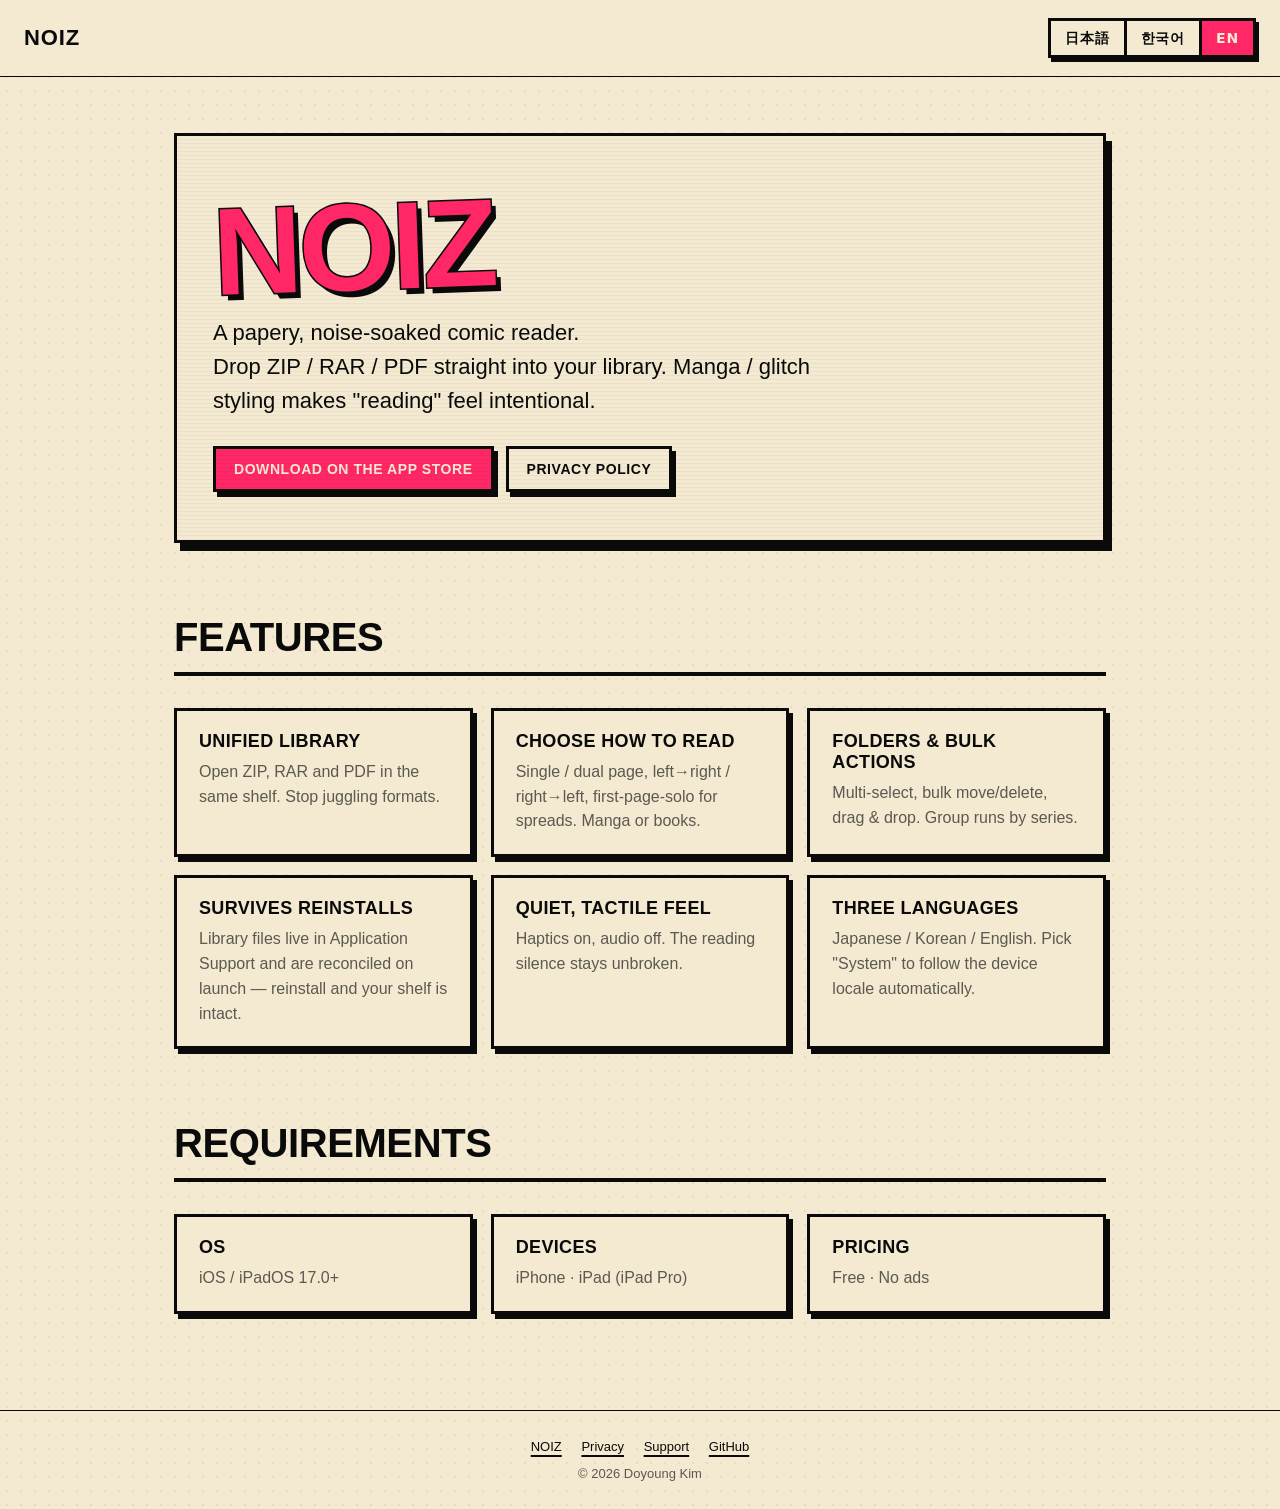
<file: docs/index.html>
<!doctype html>
<html lang="ja">
<head>
  <meta charset="utf-8" />
  <meta name="viewport" content="width=device-width, initial-scale=1" />
  <title>NOIZ — 漫画リーダー / Comic Reader</title>
  <meta name="description" content="ZIP・RAR・PDF を統合した iPad / iPhone 向けマンガリーダー。マンガ／グリッチ調のデザイン。" />
  <link rel="stylesheet" href="assets/style.css" />
  <link rel="icon" href="data:image/svg+xml,%3Csvg xmlns='http://www.w3.org/2000/svg' viewBox='0 0 32 32'%3E%3Crect width='32' height='32' fill='%23ff2766'/%3E%3Ctext x='50%25' y='62%25' font-family='Helvetica' font-weight='900' font-size='22' fill='%230a0a0a' text-anchor='middle'%3EN%3C/text%3E%3C/svg%3E" />
</head>
<body>
  <header class="site-header">
    <a class="brand" href="./">NOIZ</a>
    <nav class="lang-switcher" aria-label="Language">
      <button data-lang="ja" aria-pressed="true">日本語</button>
      <button data-lang="ko" aria-pressed="false">한국어</button>
      <button data-lang="en" aria-pressed="false">EN</button>
    </nav>
  </header>

  <main>
    <!-- HERO ─────────────────────────────────────────────── -->
    <section class="hero">
      <h1>NOIZ</h1>

      <p class="lede" data-lang="ja">
        ノイズの効いた、紙のような漫画リーダー。<br>
        ZIP・RAR・PDF をそのままライブラリへ。マンガ／グリッチ調のデザインで「読む」を演出します。
      </p>
      <p class="lede" data-lang="ko">
        노이즈를 입은, 종이 같은 만화 리더.<br>
        ZIP・RAR・PDF 를 그대로 라이브러리에. 만화／글리치 톤으로 "읽기"를 연출합니다.
      </p>
      <p class="lede" data-lang="en">
        A papery, noise-soaked comic reader.<br>
        Drop ZIP / RAR / PDF straight into your library. Manga / glitch styling makes "reading" feel intentional.
      </p>

      <div class="cta-row">
        <a class="cta" href="https://apps.apple.com/app/id6768558817" data-lang="ja">App Store でダウンロード</a>
        <a class="cta" href="https://apps.apple.com/app/id6768558817" data-lang="ko">App Store 에서 다운로드</a>
        <a class="cta" href="https://apps.apple.com/app/id6768558817" data-lang="en">Download on the App Store</a>

        <a class="cta secondary" href="privacy/" data-lang="ja">プライバシーポリシー</a>
        <a class="cta secondary" href="privacy/" data-lang="ko">개인정보처리방침</a>
        <a class="cta secondary" href="privacy/" data-lang="en">Privacy Policy</a>
      </div>
    </section>

    <!-- FEATURES ─────────────────────────────────────────── -->
    <section class="section">
      <h2 data-lang="ja">特長</h2>
      <h2 data-lang="ko">특징</h2>
      <h2 data-lang="en">Features</h2>

      <div class="grid">
        <article class="card">
          <h3 data-lang="ja">統合ライブラリ</h3>
          <h3 data-lang="ko">통합 라이브러리</h3>
          <h3 data-lang="en">Unified library</h3>
          <p data-lang="ja">ZIP・RAR・PDF をそのまま開ける。フォーマットの違いを意識せずに一覧で管理。</p>
          <p data-lang="ko">ZIP・RAR・PDF 를 그대로 연다. 포맷 차이를 의식하지 않고 한 곳에서 관리.</p>
          <p data-lang="en">Open ZIP, RAR and PDF in the same shelf. Stop juggling formats.</p>
        </article>

        <article class="card">
          <h3 data-lang="ja">読み方を選べる</h3>
          <h3 data-lang="ko">읽기 방식 선택</h3>
          <h3 data-lang="en">Choose how to read</h3>
          <p data-lang="ja">シングル／デュアルページ、左→右／右→左、表紙単独表示。マンガ／書籍どちらにも合わせて。</p>
          <p data-lang="ko">한 페이지 / 두 페이지, 왼→오른 / 오른→왼, 첫 페이지 단독 표시. 만화에도 일반 책에도.</p>
          <p data-lang="en">Single / dual page, left→right / right→left, first-page-solo for spreads. Manga or books.</p>
        </article>

        <article class="card">
          <h3 data-lang="ja">フォルダ整理</h3>
          <h3 data-lang="ko">폴더 정리</h3>
          <h3 data-lang="en">Folders & bulk actions</h3>
          <p data-lang="ja">複数選択して一括移動・削除、ドラッグ＆ドロップ。シリーズ単位でひとまとめに。</p>
          <p data-lang="ko">다중 선택해 일괄 이동・삭제, 드래그 앤 드롭. 시리즈 단위로 깔끔하게.</p>
          <p data-lang="en">Multi-select, bulk move/delete, drag & drop. Group runs by series.</p>
        </article>

        <article class="card">
          <h3 data-lang="ja">再インストールでも消えない</h3>
          <h3 data-lang="ko">재설치해도 안 사라짐</h3>
          <h3 data-lang="en">Survives reinstalls</h3>
          <p data-lang="ja">作品は Application Support に保存。起動時に自動再同期するので、再インストールでもライブラリは元通り。</p>
          <p data-lang="ko">파일은 Application Support 에 저장. 시작 시 자동 재동기화되어, 재설치 후에도 라이브러리는 그대로.</p>
          <p data-lang="en">Library files live in Application Support and are reconciled on launch — reinstall and your shelf is intact.</p>
        </article>

        <article class="card">
          <h3 data-lang="ja">静かで触感のある体験</h3>
          <h3 data-lang="ko">조용하고 손맛 있는 경험</h3>
          <h3 data-lang="en">Quiet, tactile feel</h3>
          <p data-lang="ja">操作にはハプティクス、音は一切なし。読書中の静けさを邪魔しません。</p>
          <p data-lang="ko">조작엔 햅틱, 소리는 일절 없음. 독서의 고요함을 방해하지 않습니다.</p>
          <p data-lang="en">Haptics on, audio off. The reading silence stays unbroken.</p>
        </article>

        <article class="card">
          <h3 data-lang="ja">3 言語対応</h3>
          <h3 data-lang="ko">3개 언어 지원</h3>
          <h3 data-lang="en">Three languages</h3>
          <p data-lang="ja">日本語 / 한국어 / English。「システムに従う」を選ぶと端末の言語を自動追従。</p>
          <p data-lang="ko">日本語 / 한국어 / English. "시스템"을 선택하면 기기 언어를 자동 추종.</p>
          <p data-lang="en">Japanese / Korean / English. Pick "System" to follow the device locale automatically.</p>
        </article>
      </div>
    </section>

    <!-- INFO / FAQ STRIP ────────────────────────────────── -->
    <section class="section">
      <h2 data-lang="ja">動作環境</h2>
      <h2 data-lang="ko">시스템 요구사항</h2>
      <h2 data-lang="en">Requirements</h2>

      <div class="grid">
        <article class="card">
          <h3 data-lang="ja">対応 OS</h3>
          <h3 data-lang="ko">지원 OS</h3>
          <h3 data-lang="en">OS</h3>
          <p>iOS / iPadOS 17.0+</p>
        </article>
        <article class="card">
          <h3 data-lang="ja">対応デバイス</h3>
          <h3 data-lang="ko">지원 기기</h3>
          <h3 data-lang="en">Devices</h3>
          <p>iPhone · iPad (iPad Pro)</p>
        </article>
        <article class="card">
          <h3 data-lang="ja">価格</h3>
          <h3 data-lang="ko">가격</h3>
          <h3 data-lang="en">Pricing</h3>
          <p data-lang="ja">無料 · 広告なし</p>
          <p data-lang="ko">무료 · 광고 없음</p>
          <p data-lang="en">Free · No ads</p>
        </article>
      </div>
    </section>
  </main>

  <footer class="site-footer">
    <div>
      <a href="./">NOIZ</a>
      <a href="privacy/" data-lang="ja">プライバシーポリシー</a>
      <a href="privacy/" data-lang="ko">개인정보처리방침</a>
      <a href="privacy/" data-lang="en">Privacy</a>
      <a href="support/" data-lang="ja">サポート</a>
      <a href="support/" data-lang="ko">지원</a>
      <a href="support/" data-lang="en">Support</a>
      <a href="https://github.com/CobyApp/mana">GitHub</a>
    </div>
    <div style="margin-top:12px;">© 2026 Doyoung Kim</div>
  </footer>

  <script src="assets/i18n.js"></script>
</body>
</html>
</file>
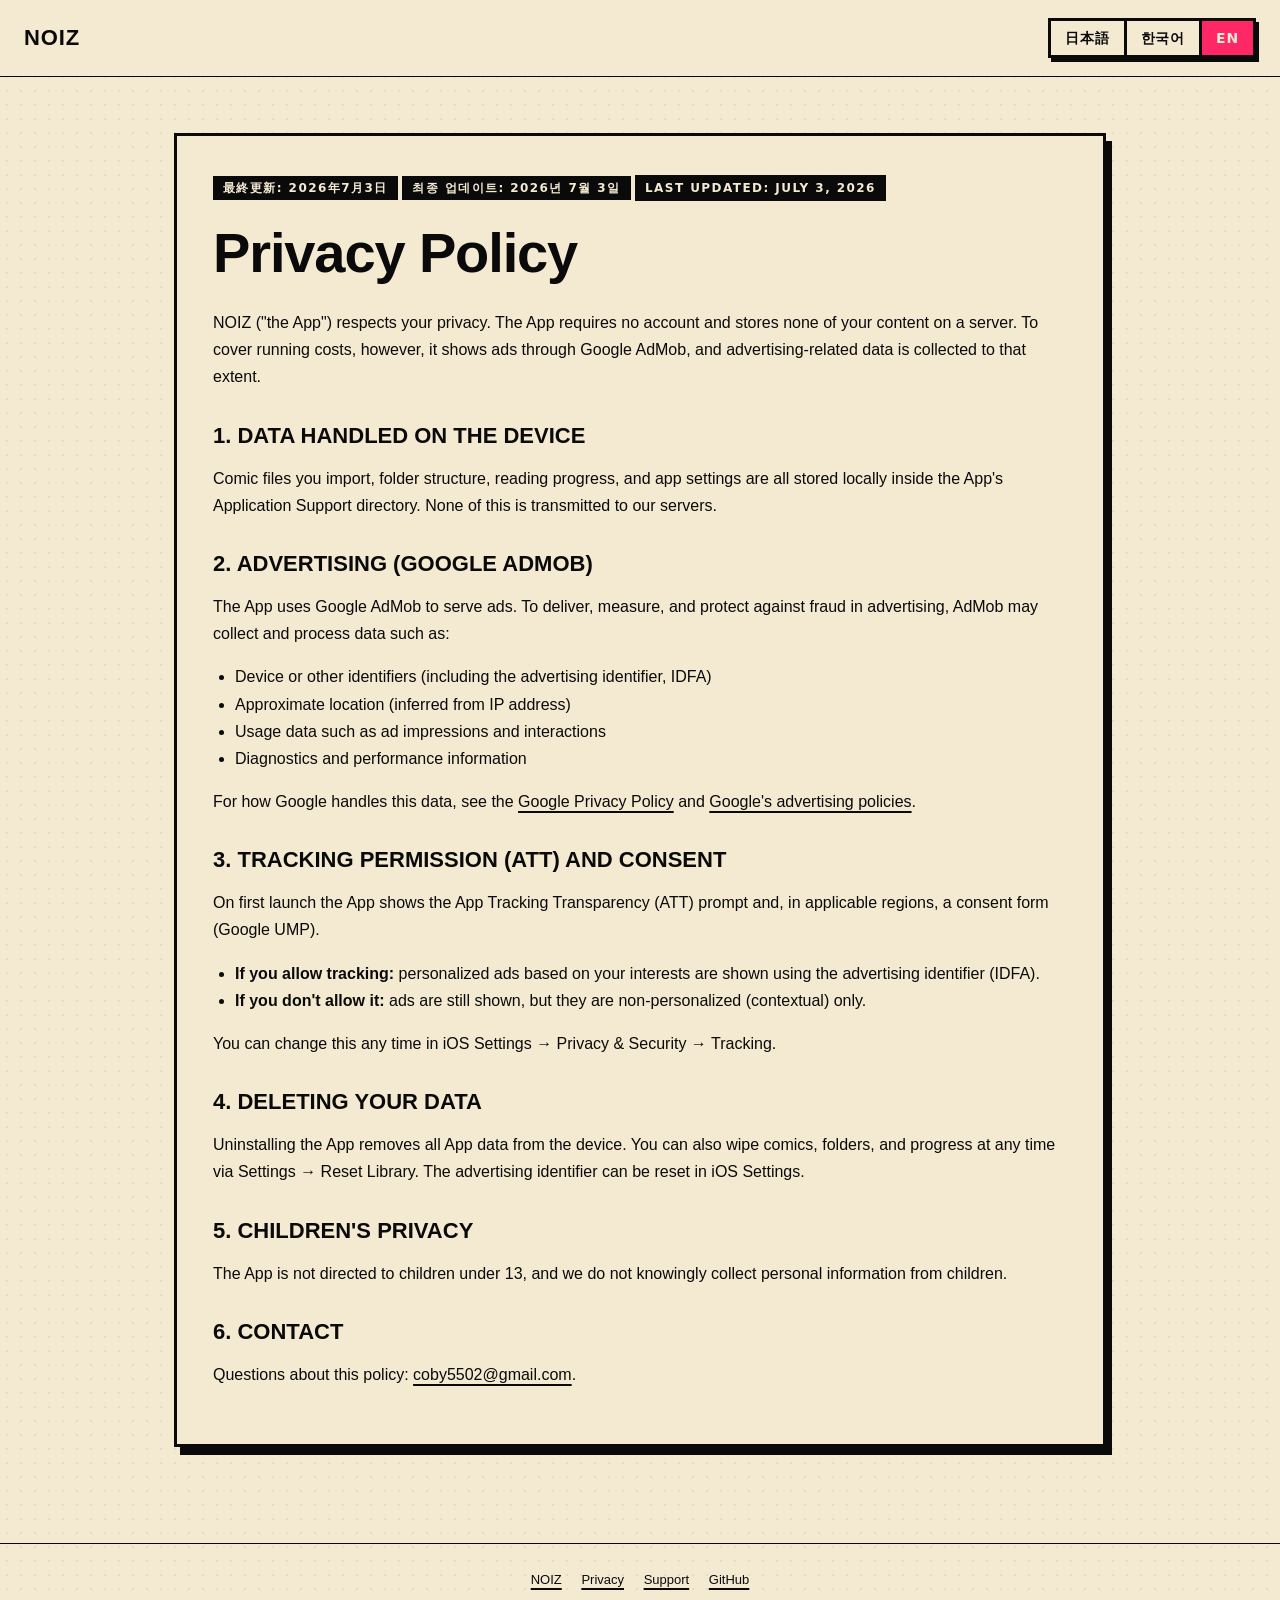
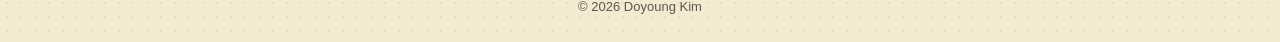
<file: docs/privacy/index.html>
<!doctype html>
<html lang="ja">
<head>
  <meta charset="utf-8" />
  <meta name="viewport" content="width=device-width, initial-scale=1" />
  <title>NOIZ — Privacy Policy</title>
  <link rel="stylesheet" href="../assets/style.css" />
</head>
<body>
  <header class="site-header">
    <a class="brand" href="../">NOIZ</a>
    <nav class="lang-switcher" aria-label="Language">
      <button data-lang="ja" aria-pressed="true">日本語</button>
      <button data-lang="ko" aria-pressed="false">한국어</button>
      <button data-lang="en" aria-pressed="false">EN</button>
    </nav>
  </header>

  <main>
    <article class="prose">
      <span class="meta" data-lang="ja">最終更新: 2026年7月3日</span>
      <span class="meta" data-lang="ko">최종 업데이트: 2026년 7월 3일</span>
      <span class="meta" data-lang="en">Last updated: July 3, 2026</span>

      <h1 data-lang="ja">プライバシーポリシー</h1>
      <h1 data-lang="ko">개인정보처리방침</h1>
      <h1 data-lang="en">Privacy Policy</h1>

      <!-- ── JA ──────────────────────────────────────── -->
      <div data-lang="ja">
        <p>NOIZ（以下「本アプリ」）は、ユーザーのプライバシーを尊重します。本アプリ自体はアカウント登録を求めず、ユーザーのコンテンツをサーバーに保存しません。ただし、アプリの運営費用をまかなうため、Google AdMob による広告を表示しており、その範囲で広告に関するデータが収集されます。</p>

        <h2>1. デバイス上で扱うデータ</h2>
        <p>ユーザーがインポートした漫画ファイル、フォルダ構成、読書進捗、アプリ設定は、すべて端末内の Application Support ディレクトリにローカル保存されます。これらが当社のサーバーへ送信されることはありません。</p>

        <h2>2. 広告（Google AdMob）</h2>
        <p>本アプリは Google AdMob を利用して広告を配信します。AdMob は広告の配信・測定・不正防止のために、次のようなデータを収集・処理することがあります。</p>
        <ul>
          <li>デバイスまたはその他の識別子（広告識別子 IDFA を含む）</li>
          <li>おおよその位置情報（IP アドレスから推定）</li>
          <li>広告の表示・操作などの利用状況データ</li>
          <li>診断・パフォーマンス情報</li>
        </ul>
        <p>Google によるデータの取り扱いについては <a href="https://policies.google.com/privacy" target="_blank" rel="noopener">Google プライバシーポリシー</a> および <a href="https://support.google.com/admob/answer/6128543" target="_blank" rel="noopener">広告に関する Google のポリシー</a> をご確認ください。</p>

        <h2>3. トラッキングの許可（ATT）と同意</h2>
        <p>初回起動時に、App Tracking Transparency（ATT）による確認と、対象地域では同意フォーム（Google UMP）を表示します。</p>
        <ul>
          <li><strong>許可した場合：</strong>広告識別子（IDFA）を用いた、あなたの関心に基づくパーソナライズ広告が表示されます。</li>
          <li><strong>許可しない場合：</strong>引き続き広告は表示されますが、パーソナライズされない（コンテキストに基づく）広告になります。</li>
        </ul>
        <p>この設定は、iOS の「設定 → プライバシーとセキュリティ → トラッキング」からいつでも変更できます。</p>

        <h2>4. データの削除</h2>
        <p>本アプリをアンインストールすると、端末内のすべてのアプリデータが削除されます。アプリ内「設定 → ライブラリ初期化」からも、漫画・フォルダ・進捗をまとめて削除できます。広告識別子のリセットは iOS の設定から行えます。</p>

        <h2>5. 子どもの個人情報</h2>
        <p>本アプリは 13 歳未満のお子様を対象としていません。お子様の個人情報を意図的に収集することはありません。</p>

        <h2>6. お問い合わせ</h2>
        <p>本ポリシーに関するご質問は <a href="mailto:coby5502@gmail.com">coby5502@gmail.com</a> までお問い合わせください。</p>
      </div>

      <!-- ── KO ──────────────────────────────────────── -->
      <div data-lang="ko">
        <p>NOIZ(이하 "본 앱")는 사용자의 프라이버시를 존중합니다. 본 앱은 계정 가입을 요구하지 않으며 사용자의 콘텐츠를 서버에 저장하지 않습니다. 다만 앱 운영 비용을 충당하기 위해 Google AdMob 광고를 표시하며, 그 범위에서 광고 관련 데이터가 수집됩니다.</p>

        <h2>1. 기기 안에서 다루는 데이터</h2>
        <p>사용자가 가져온 만화 파일, 폴더 구성, 읽기 진행률, 앱 설정은 모두 기기 내 Application Support 디렉터리에 로컬 저장됩니다. 당사 서버로 전송되지 않습니다.</p>

        <h2>2. 광고 (Google AdMob)</h2>
        <p>본 앱은 Google AdMob을 사용해 광고를 게재합니다. AdMob은 광고 게재·측정·부정 방지를 위해 다음과 같은 데이터를 수집·처리할 수 있습니다.</p>
        <ul>
          <li>기기 또는 기타 식별자(광고 식별자 IDFA 포함)</li>
          <li>대략적인 위치(IP 주소 기반 추정)</li>
          <li>광고 노출·상호작용 등 이용 데이터</li>
          <li>진단·성능 정보</li>
        </ul>
        <p>Google의 데이터 처리 방식은 <a href="https://policies.google.com/privacy" target="_blank" rel="noopener">Google 개인정보처리방침</a> 및 <a href="https://support.google.com/admob/answer/6128543" target="_blank" rel="noopener">광고 관련 Google 정책</a>을 참고하세요.</p>

        <h2>3. 추적 허용(ATT)과 동의</h2>
        <p>첫 실행 시 App Tracking Transparency(ATT) 확인과, 해당 지역에서는 동의 양식(Google UMP)이 표시됩니다.</p>
        <ul>
          <li><strong>허용한 경우:</strong> 광고 식별자(IDFA)를 이용한 관심 기반 맞춤 광고가 표시됩니다.</li>
          <li><strong>허용하지 않은 경우:</strong> 광고는 계속 표시되지만 맞춤형이 아닌(문맥 기반) 광고가 표시됩니다.</li>
        </ul>
        <p>이 설정은 iOS의 "설정 → 개인정보 보호 및 보안 → 추적"에서 언제든지 변경할 수 있습니다.</p>

        <h2>4. 데이터 삭제</h2>
        <p>본 앱을 삭제(언인스톨)하면 기기 내 모든 앱 데이터가 함께 삭제됩니다. 또한 앱 안의 "설정 → 라이브러리 초기화"에서 만화·폴더·진행률을 한 번에 삭제할 수 있습니다. 광고 식별자 재설정은 iOS 설정에서 할 수 있습니다.</p>

        <h2>5. 아동의 개인정보</h2>
        <p>본 앱은 만 13세 미만 아동을 대상으로 하지 않으며, 아동의 개인정보를 의도적으로 수집하지 않습니다.</p>

        <h2>6. 문의</h2>
        <p>본 방침에 관한 문의는 <a href="mailto:coby5502@gmail.com">coby5502@gmail.com</a> 로 부탁드립니다.</p>
      </div>

      <!-- ── EN ──────────────────────────────────────── -->
      <div data-lang="en">
        <p>NOIZ ("the App") respects your privacy. The App requires no account and stores none of your content on a server. To cover running costs, however, it shows ads through Google AdMob, and advertising-related data is collected to that extent.</p>

        <h2>1. Data handled on the device</h2>
        <p>Comic files you import, folder structure, reading progress, and app settings are all stored locally inside the App's Application Support directory. None of this is transmitted to our servers.</p>

        <h2>2. Advertising (Google AdMob)</h2>
        <p>The App uses Google AdMob to serve ads. To deliver, measure, and protect against fraud in advertising, AdMob may collect and process data such as:</p>
        <ul>
          <li>Device or other identifiers (including the advertising identifier, IDFA)</li>
          <li>Approximate location (inferred from IP address)</li>
          <li>Usage data such as ad impressions and interactions</li>
          <li>Diagnostics and performance information</li>
        </ul>
        <p>For how Google handles this data, see the <a href="https://policies.google.com/privacy" target="_blank" rel="noopener">Google Privacy Policy</a> and <a href="https://support.google.com/admob/answer/6128543" target="_blank" rel="noopener">Google's advertising policies</a>.</p>

        <h2>3. Tracking permission (ATT) and consent</h2>
        <p>On first launch the App shows the App Tracking Transparency (ATT) prompt and, in applicable regions, a consent form (Google UMP).</p>
        <ul>
          <li><strong>If you allow tracking:</strong> personalized ads based on your interests are shown using the advertising identifier (IDFA).</li>
          <li><strong>If you don't allow it:</strong> ads are still shown, but they are non-personalized (contextual) only.</li>
        </ul>
        <p>You can change this any time in iOS Settings → Privacy &amp; Security → Tracking.</p>

        <h2>4. Deleting your data</h2>
        <p>Uninstalling the App removes all App data from the device. You can also wipe comics, folders, and progress at any time via Settings → Reset Library. The advertising identifier can be reset in iOS Settings.</p>

        <h2>5. Children's privacy</h2>
        <p>The App is not directed to children under 13, and we do not knowingly collect personal information from children.</p>

        <h2>6. Contact</h2>
        <p>Questions about this policy: <a href="mailto:coby5502@gmail.com">coby5502@gmail.com</a>.</p>
      </div>
    </article>
  </main>

  <footer class="site-footer">
    <div>
      <a href="../">NOIZ</a>
      <a href="./" data-lang="ja">プライバシーポリシー</a>
      <a href="./" data-lang="ko">개인정보처리방침</a>
      <a href="./" data-lang="en">Privacy</a>
      <a href="../support/" data-lang="ja">サポート</a>
      <a href="../support/" data-lang="ko">지원</a>
      <a href="../support/" data-lang="en">Support</a>
      <a href="https://github.com/CobyApp/mana">GitHub</a>
    </div>
    <div style="margin-top:12px;">© 2026 Doyoung Kim</div>
  </footer>

  <script src="../assets/i18n.js"></script>
</body>
</html>
</file>
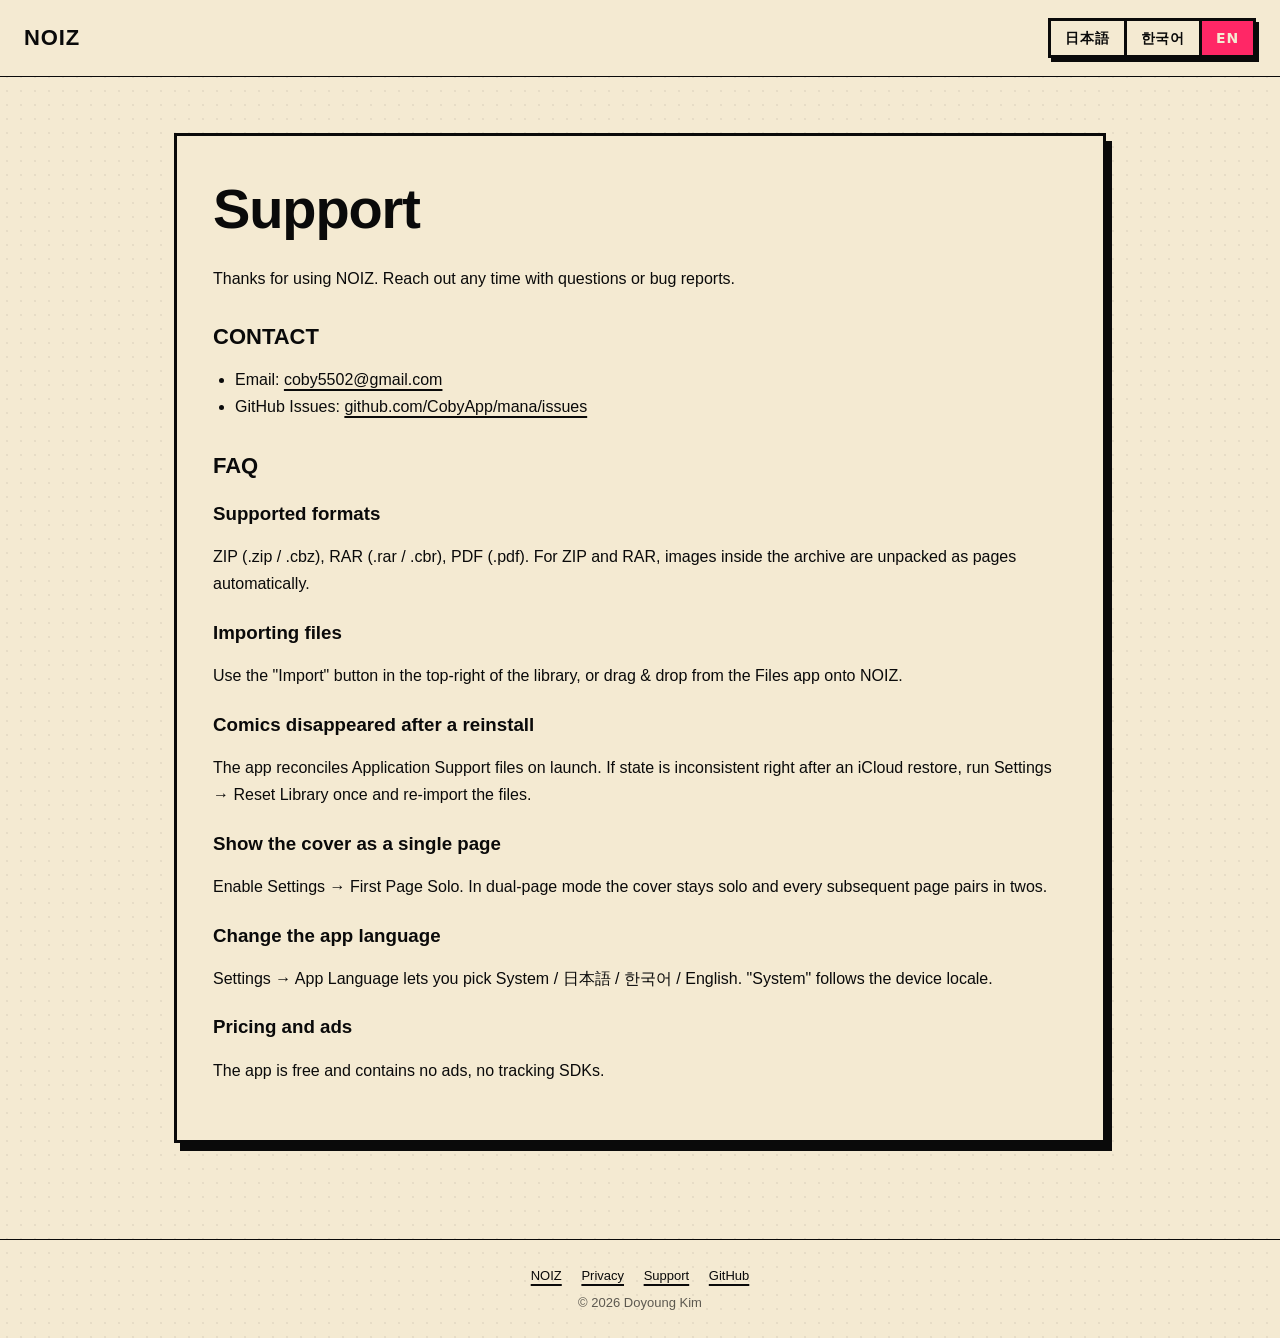
<file: docs/support/index.html>
<!doctype html>
<html lang="ja">
<head>
  <meta charset="utf-8" />
  <meta name="viewport" content="width=device-width, initial-scale=1" />
  <title>NOIZ — Support</title>
  <link rel="stylesheet" href="../assets/style.css" />
</head>
<body>
  <header class="site-header">
    <a class="brand" href="../">NOIZ</a>
    <nav class="lang-switcher" aria-label="Language">
      <button data-lang="ja" aria-pressed="true">日本語</button>
      <button data-lang="ko" aria-pressed="false">한국어</button>
      <button data-lang="en" aria-pressed="false">EN</button>
    </nav>
  </header>

  <main>
    <article class="prose">
      <h1 data-lang="ja">サポート</h1>
      <h1 data-lang="ko">지원</h1>
      <h1 data-lang="en">Support</h1>

      <!-- ── JA ──────────────────────────────────────── -->
      <div data-lang="ja">
        <p>NOIZ をご利用いただきありがとうございます。動作のご質問や不具合のご報告は、下記の方法でいつでもお寄せください。</p>

        <h2>お問い合わせ</h2>
        <ul>
          <li>メール: <a href="mailto:coby5502@gmail.com">coby5502@gmail.com</a></li>
          <li>GitHub Issues: <a href="https://github.com/CobyApp/mana/issues">github.com/CobyApp/mana/issues</a></li>
        </ul>

        <h2>よくある質問</h2>

        <h3 style="margin-top:24px;">対応フォーマット</h3>
        <p>ZIP（.zip / .cbz）、RAR（.rar / .cbr）、PDF（.pdf）。ZIP・RAR の場合はアーカイブ内の画像をページとして自動展開します。</p>

        <h3 style="margin-top:24px;">ファイルの取り込み方</h3>
        <p>ライブラリ画面右上の「取り込み」ボタンか、ファイル App から NOIZ にドラッグ＆ドロップ。</p>

        <h3 style="margin-top:24px;">再インストール後に作品が見当たらない</h3>
        <p>App を起動すると Application Support 内のファイルを自動再同期します。iCloud バックアップから復元した直後など、内部データの不整合がある場合は「設定 → ライブラリ初期化」で一度クリーンアップしてからインポートし直してください。</p>

        <h3 style="margin-top:24px;">表紙ページを単独で表示したい</h3>
        <p>設定 → 「最初のページを単独表示」を ON に。デュアルページ表示で表紙を 1 ページとして見せ、その後を 2 ページずつ並べます。</p>

        <h3 style="margin-top:24px;">アプリの言語を変えたい</h3>
        <p>設定 → アプリ言語で「システム / 日本語 / 한국어 / English」のいずれかを選択。「システム」を選ぶと端末の言語に追従します。</p>

        <h3 style="margin-top:24px;">価格と広告について</h3>
        <p>本アプリは完全無料で、広告および計測 SDK は一切含まれていません。</p>
      </div>

      <!-- ── KO ──────────────────────────────────────── -->
      <div data-lang="ko">
        <p>NOIZ를 이용해 주셔서 감사합니다. 사용 중 궁금한 점이나 버그 신고는 아래로 언제든 보내주세요.</p>

        <h2>문의</h2>
        <ul>
          <li>이메일: <a href="mailto:coby5502@gmail.com">coby5502@gmail.com</a></li>
          <li>GitHub Issues: <a href="https://github.com/CobyApp/mana/issues">github.com/CobyApp/mana/issues</a></li>
        </ul>

        <h2>자주 묻는 질문</h2>

        <h3 style="margin-top:24px;">지원 포맷</h3>
        <p>ZIP(.zip / .cbz), RAR(.rar / .cbr), PDF(.pdf). ZIP·RAR 의 경우 아카이브 내부 이미지를 페이지로 자동 전개합니다.</p>

        <h3 style="margin-top:24px;">파일 가져오는 법</h3>
        <p>라이브러리 화면 우측 상단의 "가져오기" 버튼을 누르거나, 파일 앱에서 NOIZ로 드래그 앤 드롭.</p>

        <h3 style="margin-top:24px;">재설치 후 작품이 안 보입니다</h3>
        <p>앱을 실행하면 Application Support 안의 파일을 자동 재동기화합니다. iCloud 백업 직후 등 내부 데이터 불일치가 있을 경우 "설정 → 라이브러리 초기화"로 한 번 정리한 뒤 다시 가져오기를 해보세요.</p>

        <h3 style="margin-top:24px;">표지를 단독으로 보고 싶어요</h3>
        <p>설정 → "첫 페이지 단독"을 켜기. 두 페이지 모드에서 표지를 1페이지로, 이후를 2페이지씩 펼쳐 보여줍니다.</p>

        <h3 style="margin-top:24px;">언어를 바꾸고 싶어요</h3>
        <p>설정 → 앱 언어에서 "시스템 / 한국어 / 日本語 / English" 중 하나를 선택. "시스템"을 고르면 기기 언어를 자동 추종합니다.</p>

        <h3 style="margin-top:24px;">가격과 광고</h3>
        <p>완전 무료이며, 광고나 추적 SDK는 일절 포함하지 않습니다.</p>
      </div>

      <!-- ── EN ──────────────────────────────────────── -->
      <div data-lang="en">
        <p>Thanks for using NOIZ. Reach out any time with questions or bug reports.</p>

        <h2>Contact</h2>
        <ul>
          <li>Email: <a href="mailto:coby5502@gmail.com">coby5502@gmail.com</a></li>
          <li>GitHub Issues: <a href="https://github.com/CobyApp/mana/issues">github.com/CobyApp/mana/issues</a></li>
        </ul>

        <h2>FAQ</h2>

        <h3 style="margin-top:24px;">Supported formats</h3>
        <p>ZIP (.zip / .cbz), RAR (.rar / .cbr), PDF (.pdf). For ZIP and RAR, images inside the archive are unpacked as pages automatically.</p>

        <h3 style="margin-top:24px;">Importing files</h3>
        <p>Use the "Import" button in the top-right of the library, or drag & drop from the Files app onto NOIZ.</p>

        <h3 style="margin-top:24px;">Comics disappeared after a reinstall</h3>
        <p>The app reconciles Application Support files on launch. If state is inconsistent right after an iCloud restore, run Settings → Reset Library once and re-import the files.</p>

        <h3 style="margin-top:24px;">Show the cover as a single page</h3>
        <p>Enable Settings → First Page Solo. In dual-page mode the cover stays solo and every subsequent page pairs in twos.</p>

        <h3 style="margin-top:24px;">Change the app language</h3>
        <p>Settings → App Language lets you pick System / 日本語 / 한국어 / English. "System" follows the device locale.</p>

        <h3 style="margin-top:24px;">Pricing and ads</h3>
        <p>The app is free and contains no ads, no tracking SDKs.</p>
      </div>
    </article>
  </main>

  <footer class="site-footer">
    <div>
      <a href="../">NOIZ</a>
      <a href="../privacy/" data-lang="ja">プライバシーポリシー</a>
      <a href="../privacy/" data-lang="ko">개인정보처리방침</a>
      <a href="../privacy/" data-lang="en">Privacy</a>
      <a href="./" data-lang="ja">サポート</a>
      <a href="./" data-lang="ko">지원</a>
      <a href="./" data-lang="en">Support</a>
      <a href="https://github.com/CobyApp/mana">GitHub</a>
    </div>
    <div style="margin-top:12px;">© 2026 Doyoung Kim</div>
  </footer>

  <script src="../assets/i18n.js"></script>
</body>
</html>
</file>
<file: docs/assets/style.css>
/* NOIZ — Manga / Glitch landing styles. Mirrors the in-app Tokens. */

:root {
  --paper: #f4ead2;
  --ink: #0a0a0a;
  --ink-dim: rgba(10, 10, 10, 0.65);
  --accent: #ff2766;
  --halftone: rgba(10, 10, 10, 0.06);
  --stroke: 1.5px;
  --stroke-bold: 3px;
  --shadow: 6px 8px 0 var(--ink);
}

* { box-sizing: border-box; }

html, body {
  margin: 0;
  background: var(--paper);
  color: var(--ink);
  font-family: "Pretendard", "Noto Sans JP", "Noto Sans KR", -apple-system, BlinkMacSystemFont, "SF Pro", "Helvetica Neue", sans-serif;
  font-weight: 500;
  -webkit-font-smoothing: antialiased;
  text-rendering: optimizeLegibility;
}

body {
  background-image:
    radial-gradient(var(--halftone) 1.2px, transparent 1.2px);
  background-size: 14px 14px;
  background-position: 0 0;
}

a { color: var(--ink); text-decoration: underline; text-decoration-thickness: 2px; text-underline-offset: 4px; }
a:hover { color: var(--accent); }

/* ── Header ─────────────────────────────── */
.site-header {
  position: sticky;
  top: 0;
  z-index: 10;
  background: var(--paper);
  border-bottom: var(--stroke) solid var(--ink);
  padding: 18px 24px;
  display: flex;
  align-items: center;
  justify-content: space-between;
  gap: 16px;
}

.site-header .brand {
  font-weight: 900;
  font-size: 22px;
  letter-spacing: 0.04em;
  text-decoration: none;
}

.lang-switcher {
  display: inline-flex;
  border: var(--stroke-bold) solid var(--ink);
  box-shadow: 3px 4px 0 var(--ink);
  background: var(--paper);
}
.lang-switcher button {
  appearance: none;
  background: var(--paper);
  border: 0;
  border-right: var(--stroke-bold) solid var(--ink);
  color: var(--ink);
  cursor: pointer;
  font: 800 14px/1 "Pretendard", "Noto Sans JP", system-ui, sans-serif;
  letter-spacing: 0.06em;
  padding: 10px 14px;
  text-transform: uppercase;
  transition: background-color 0.12s ease, color 0.12s ease;
}
.lang-switcher button:last-child { border-right: 0; }
.lang-switcher button:hover {
  background: var(--ink);
  color: var(--paper);
}
.lang-switcher button[aria-pressed="true"] {
  background: var(--accent);
  color: var(--paper);
}
.lang-switcher button[aria-pressed="true"]:hover {
  background: var(--accent);
}

/* ── Layout ─────────────────────────────── */
main {
  max-width: 980px;
  margin: 0 auto;
  padding: 56px 24px 96px;
}

.hero {
  border: var(--stroke-bold) solid var(--ink);
  background: var(--paper);
  box-shadow: var(--shadow);
  padding: 56px 36px 48px;
  position: relative;
  overflow: hidden;
}
.hero::before {
  content: "";
  position: absolute;
  inset: 0;
  background-image:
    repeating-linear-gradient(
      to bottom,
      transparent 0 3px,
      rgba(10, 10, 10, 0.04) 3px 4px
    );
  pointer-events: none;
}
.hero h1 {
  font-size: clamp(64px, 12vw, 124px);
  margin: 0 0 12px;
  font-weight: 900;
  letter-spacing: -0.03em;
  line-height: 0.9;
  color: var(--accent);
  -webkit-text-stroke: 3px var(--ink);
  paint-order: stroke fill;
  transform: rotate(-2deg);
  display: inline-block;
  text-shadow: 5px 6px 0 var(--ink);
}
.hero .tag {
  display: inline-block;
  font: 700 13px/1 "Pretendard", "Noto Sans JP", system-ui, sans-serif;
  letter-spacing: 0.12em;
  text-transform: uppercase;
  background: var(--ink);
  color: var(--paper);
  padding: 6px 10px;
  margin-bottom: 18px;
}
.hero p.lede {
  font-size: clamp(18px, 2.2vw, 22px);
  margin: 0 0 28px;
  max-width: 640px;
  line-height: 1.55;
}

.cta-row {
  display: flex;
  flex-wrap: wrap;
  gap: 12px;
  margin-top: 8px;
}
.cta {
  display: inline-flex;
  align-items: center;
  gap: 8px;
  padding: 12px 18px;
  background: var(--accent);
  color: var(--paper);
  font-weight: 800;
  letter-spacing: 0.04em;
  border: var(--stroke-bold) solid var(--ink);
  box-shadow: 4px 5px 0 var(--ink);
  text-decoration: none;
  text-transform: uppercase;
  font-size: 14px;
}
.cta.secondary { background: var(--paper); color: var(--ink); }
.cta:hover { transform: translate(2px, 2px); box-shadow: 2px 3px 0 var(--ink); }

/* ── Section heading ────────────────────── */
.section { margin-top: 72px; }
.section h2 {
  font-size: clamp(28px, 4vw, 40px);
  margin: 0 0 24px;
  text-transform: uppercase;
  letter-spacing: -0.01em;
  position: relative;
  padding-bottom: 8px;
}
.section h2::after {
  content: "";
  display: block;
  height: 4px;
  background: var(--ink);
  margin-top: 12px;
}

/* ── Feature grid ───────────────────────── */
.grid {
  display: grid;
  grid-template-columns: repeat(auto-fit, minmax(260px, 1fr));
  gap: 18px;
}
.card {
  border: var(--stroke-bold) solid var(--ink);
  background: var(--paper);
  padding: 20px 22px;
  box-shadow: 4px 5px 0 var(--ink);
  position: relative;
}
.card h3 {
  margin: 0 0 8px;
  font-size: 18px;
  letter-spacing: 0.02em;
  text-transform: uppercase;
}
.card p { margin: 0; line-height: 1.55; color: var(--ink-dim); }

/* ── Long-form prose (privacy / support) ─ */
.prose {
  border: var(--stroke-bold) solid var(--ink);
  background: var(--paper);
  box-shadow: var(--shadow);
  padding: 40px 36px;
}
.prose h1 {
  font-size: clamp(36px, 6vw, 56px);
  margin: 0 0 24px;
  letter-spacing: -0.02em;
}
.prose h2 {
  margin-top: 32px;
  margin-bottom: 12px;
  font-size: 22px;
  text-transform: uppercase;
}
.prose p, .prose li { line-height: 1.7; font-size: 16px; }
.prose ul { padding-left: 22px; }
.prose .meta {
  display: inline-block;
  font: 700 12px/1 "Pretendard", system-ui, sans-serif;
  letter-spacing: 0.12em;
  text-transform: uppercase;
  background: var(--ink);
  color: var(--paper);
  padding: 6px 10px;
  margin-bottom: 20px;
}

/* ── Footer ─────────────────────────────── */
.site-footer {
  border-top: var(--stroke) solid var(--ink);
  padding: 28px 24px;
  font-size: 13px;
  color: var(--ink-dim);
  text-align: center;
}
.site-footer a { margin: 0 8px; }

/* ── i18n visibility ────────────────────── */
[data-lang] { display: none; }
html[lang="ja"] [data-lang="ja"] { display: revert; }
html[lang="ko"] [data-lang="ko"] { display: revert; }
html[lang="en"] [data-lang="en"] { display: revert; }
/* Language-switcher buttons must always remain visible, regardless of
   the currently selected language. */
.lang-switcher [data-lang] { display: inline-flex !important; }
</file>
